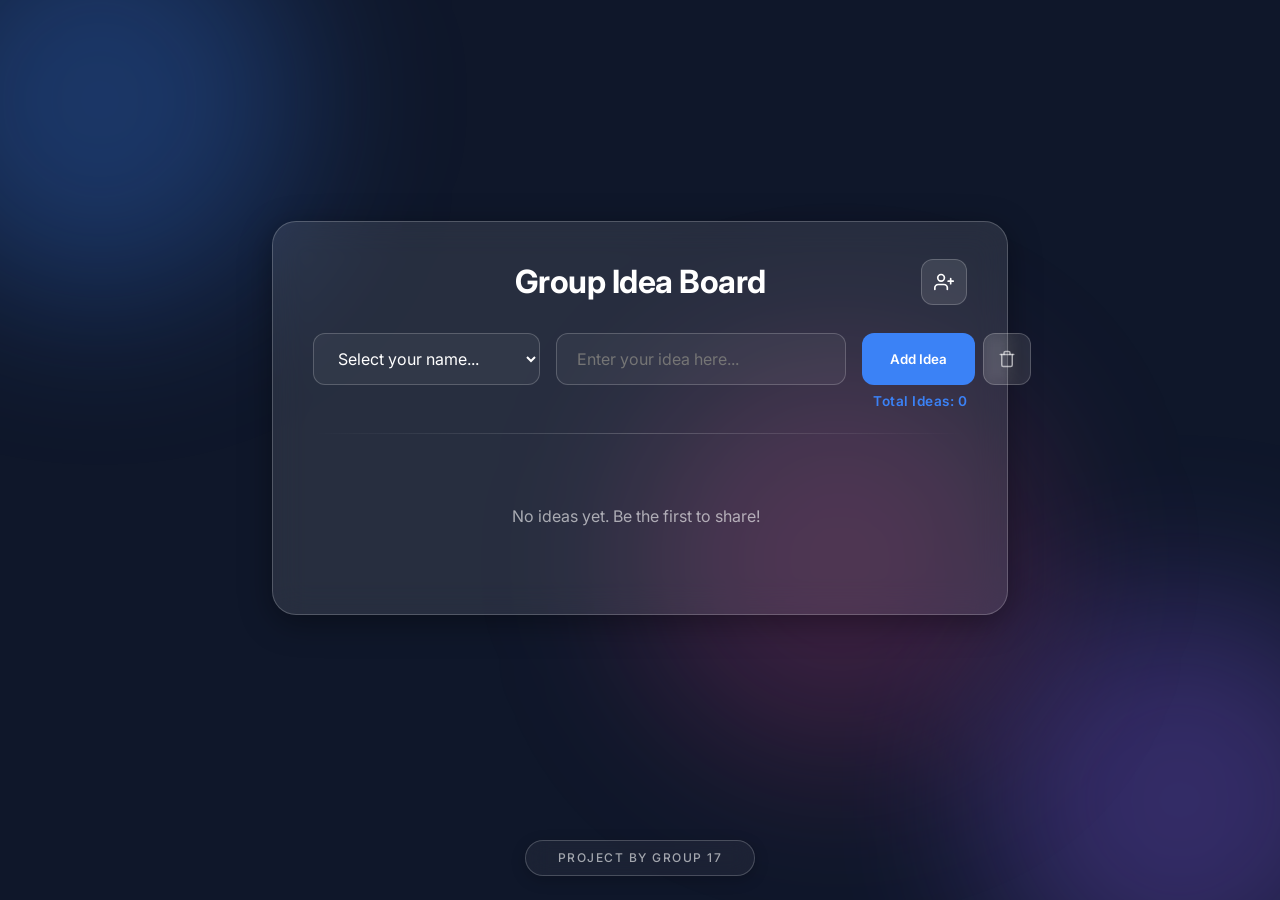
<file: index.html>
<!DOCTYPE html>
<html lang="en">
<head>
    <meta charset="UTF-8">
    <meta name="viewport" content="width=device-width, initial-scale=1.0">
    <title>Group Idea Board</title>
    <link rel="stylesheet" href="style.css">
    <link rel="preconnect" href="https://fonts.googleapis.com">
    <link rel="preconnect" href="https://fonts.gstatic.com" crossorigin>
    <link href="https://fonts.googleapis.com/css2?family=Inter:wght@300;400;600;700&display=swap" rel="stylesheet">
</head>
<body>
    <div class="background-blobs">
        <div class="blob blob-1"></div>
        <div class="blob blob-2"></div>
        <div class="blob blob-3"></div>
        <div class="bubbles">
            <div class="bubble"></div>
            <div class="bubble"></div>
            <div class="bubble"></div>
            <div class="bubble"></div>
            <div class="bubble"></div>
            <div class="bubble"></div>
            <div class="bubble"></div>
            <div class="bubble"></div>
        </div>
    </div>

    <main class="container">
        <div class="glass-card">
            <header class="header">
                <h1>Group Idea Board</h1>
                <button id="manage-members-btn" title="Manage Group Members">
                    <svg viewBox="0 0 24 24" width="20" height="20" fill="none" stroke="currentColor" stroke-width="2" stroke-linecap="round" stroke-linejoin="round"><path d="M16 21v-2a4 4 0 0 0-4-4H5a4 4 0 0 0-4 4v2"></path><circle cx="8.5" cy="7" r="4"></circle><line x1="20" y1="8" x2="20" y2="14"></line><line x1="17" y1="11" x2="23" y2="11"></line></svg>
                </button>
            </header>

            <section class="input-section">
                <div class="input-row">
                    <select id="member-select" class="glass-input">
                        <option value="" disabled selected>Select your name...</option>
                    </select>
                    <input type="text" id="idea-input" placeholder="Enter your idea here..." class="glass-input">
                    <div class="button-group">
                        <button id="add-idea-btn" class="primary-btn">Add Idea</button>
                        <button id="clear-input-btn" class="glass-btn secondary" title="Clear Inputs">
                            <svg viewBox="0 0 24 24" width="18" height="18" fill="none" stroke="currentColor" stroke-width="2" stroke-linecap="round" stroke-linejoin="round"><polyline points="3 6 5 6 21 6"></polyline><path d="M19 6v14a2 2 0 0 1-2 2H7a2 2 0 0 1-2-2V6m3 0V4a2 2 0 0 1 2-2h4a2 2 0 0 1 2 2v2"></path></svg>
                        </button>
                    </div>
                </div>
            </section>

            <div class="stats-section">
                <span id="total-ideas-counter">Total Ideas: 0</span>
            </div>

            <hr class="divider">

            <section class="content-area">
                <ul id="idea-list">
                    <!-- Ideas will be injected here -->
                    <li class="empty-state">No ideas yet. Be the first to share!</li>
                </ul>
            </section>
        </div>
    </main>

    <!-- Member Management Modal -->
    <div id="member-modal" class="modal">
        <div class="modal-content glass-card">
            <div class="modal-header">
                <h2>Manage Members</h2>
                <button id="close-modal">&times;</button>
            </div>
            <div class="member-add-row">
                <input type="text" id="new-member-input" placeholder="New member name..." class="glass-input">
                <button id="save-member-btn" class="primary-btn">Add Member</button>
            </div>
            <ul id="modal-member-list"></ul>
        </div>
    </div>

    <footer class="footer">
        <div class="glass-footer">
            <p>Project by Group 17</p>
        </div>
    </footer>

    <script src="script.js"></script>
</body>
</html>
</file>
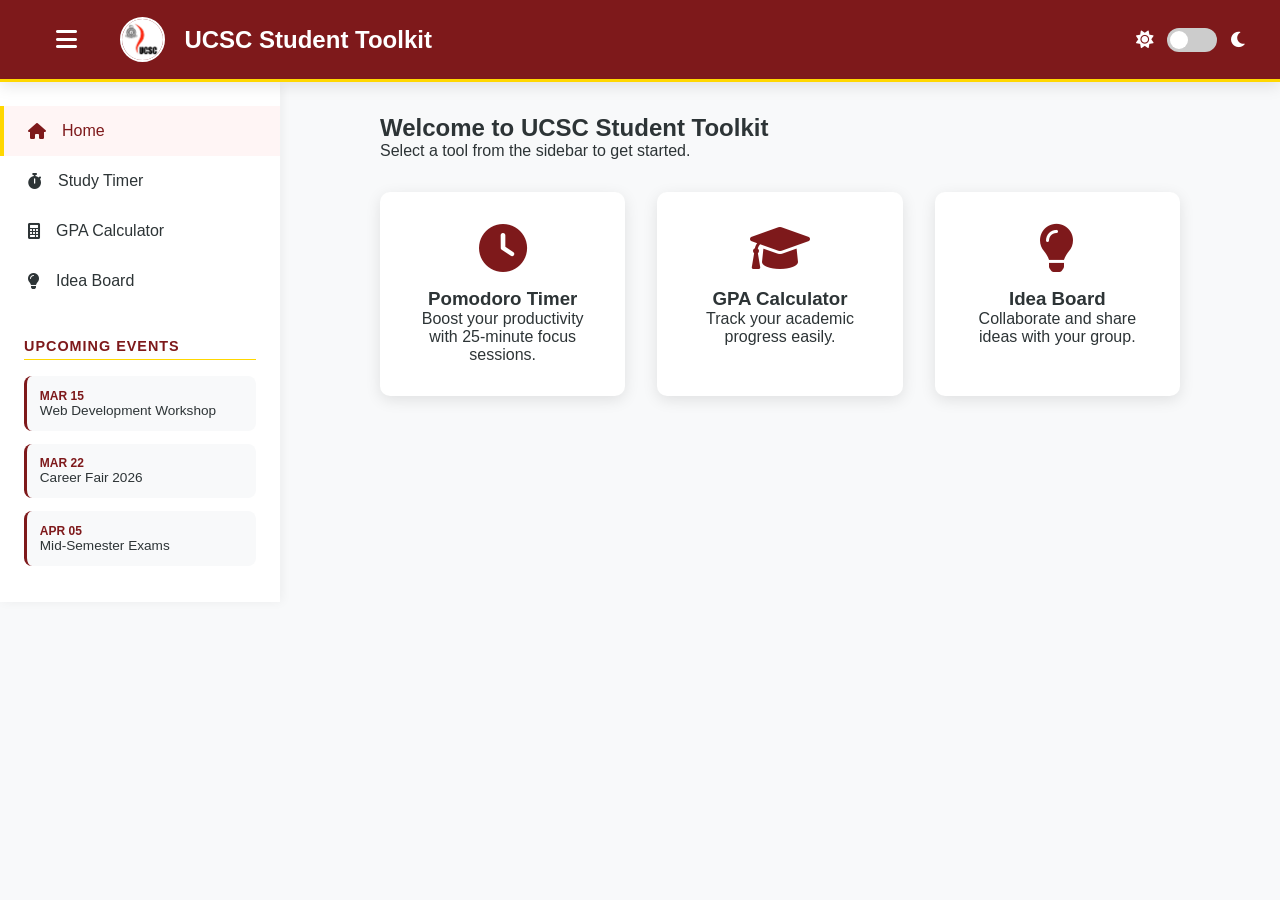
<file: toolkit/index.html>
<!DOCTYPE html>
<html lang="en">
<head>
    <meta charset="UTF-8">
    <meta name="viewport" content="width=device-width, initial-scale=1.0">
    <title>UCSC Student Toolkit</title>
    <link rel="stylesheet" href="style.css">
    <link rel="stylesheet" href="https://cdnjs.cloudflare.com/ajax/libs/font-awesome/6.0.0/css/all.min.css">
</head>
<body class="light-mode">
    <nav class="navbar">
        <div class="nav-left">
            <button id="sidebar-toggle"><i class="fas fa-bars"></i></button>
            <div class="logo-placeholder">
                <img src="ucsc-logo.jpg" alt="UCSC Logo">
            </div>
            <h1>UCSC Student Toolkit</h1>
        </div>
        <div class="nav-right">
            <div class="dark-mode-container">
                <i class="fas fa-sun"></i>
                <label class="switch">
                    <input type="checkbox" id="dark-mode-toggle">
                    <span class="slider round"></span>
                </label>
                <i class="fas fa-moon"></i>
            </div>
        </div>
    </nav>

    <div class="container">
        <aside class="sidebar" id="sidebar">
            <ul>
                <li class="active" data-section="home"><i class="fas fa-home"></i> Home</li>
                <li data-section="timer"><i class="fas fa-stopwatch"></i> Study Timer</li>
                <li data-section="gpa"><i class="fas fa-calculator"></i> GPA Calculator</li>
                <li data-section="ideas"><i class="fas fa-lightbulb"></i> Idea Board</li>
            </ul>

            <div class="events-section">
                <h4>Upcoming Events</h4>
                <div class="event-item">
                    <span class="event-date">MAR 15</span>
                    <p>Web Development Workshop</p>
                </div>
                <div class="event-item">
                    <span class="event-date">MAR 22</span>
                    <p>Career Fair 2026</p>
                </div>
                <div class="event-item">
                    <span class="event-date">APR 05</span>
                    <p>Mid-Semester Exams</p>
                </div>
            </div>
        </aside>

        <main class="content">
            <!-- Home Section -->
            <section id="home-section" class="section fade-in">
                <h2>Welcome to UCSC Student Toolkit</h2>
                <p>Select a tool from the sidebar to get started.</p>
                <div class="welcome-cards">
                    <div class="card" onclick="document.querySelector('[data-section=\'timer\']').click()">
                        <i class="fas fa-clock"></i>
                        <h3>Pomodoro Timer</h3>
                        <p>Boost your productivity with 25-minute focus sessions.</p>
                    </div>
                    <div class="card" onclick="document.querySelector('[data-section=\'gpa\']').click()">
                        <i class="fas fa-graduation-cap"></i>
                        <h3>GPA Calculator</h3>
                        <p>Track your academic progress easily.</p>
                    </div>
                    <div class="card" onclick="document.querySelector('[data-section=\'ideas\']').click()">
                        <i class="fas fa-lightbulb"></i>
                        <h3>Idea Board</h3>
                        <p>Collaborate and share ideas with your group.</p>
                    </div>
                </div>
            </section>

            <!-- Timer Section -->
            <section id="timer-section" class="section hidden">
                <h2>Pomodoro Study Timer</h2>
                <div class="timer-display">
                    <span id="minutes">25</span>:<span id="seconds">00</span>
                </div>
                <div class="timer-controls">
                    <button id="start-timer" class="btn-primary">Start</button>
                    <button id="stop-timer" class="btn-danger">Stop</button>
                    <button id="reset-timer" class="btn-secondary">Reset</button>
                </div>
            </section>

            <!-- GPA Section -->
            <section id="gpa-section" class="section hidden">
                <h2>GPA Calculator</h2>
                <div class="gpa-container">
                    <table id="gpa-table">
                        <thead>
                            <tr>
                                <th>Course Name (Optional)</th>
                                <th>Credits</th>
                                <th>Grade</th>
                                <th></th>
                            </tr>
                        </thead>
                        <tbody id="course-list">
                            <tr>
                                <td><input type="text" placeholder="e.g. CS101"></td>
                                <td><input type="number" class="credits" placeholder="Credits" min="0" step="0.5"></td>
                                <td>
                                    <select class="grade">
                                        <option value="4.0">A / A+</option>
                                        <option value="3.7">A-</option>
                                        <option value="3.3">B+</option>
                                        <option value="3.0">B</option>
                                        <option value="2.7">B-</option>
                                        <option value="2.3">C+</option>
                                        <option value="2.0">C</option>
                                        <option value="1.7">C-</option>
                                        <option value="1.3">D+</option>
                                        <option value="1.0">D</option>
                                        <option value="0.0">F</option>
                                    </select>
                                </td>
                                <td><button class="remove-row"><i class="fas fa-trash"></i></button></td>
                            </tr>
                        </tbody>
                    </table>
                    <button id="add-course" class="btn-secondary">+ Add Course</button>
                    <div class="gpa-result">
                        <button id="calculate-gpa" class="btn-primary">Calculate GPA</button>
                        <div class="result-display">
                            Overall GPA: <span id="gpa-value">0.00</span>
                        </div>
                    </div>
                </div>
            </section>

            <!-- Idea Board Section -->
            <section id="ideas-section" class="section hidden">
                <div class="idea-board-header">
                    <h2>Group Idea Board</h2>
                    <button id="manage-members-btn" class="btn-secondary" title="Manage Group Members">
                        <i class="fas fa-users-cog"></i>
                    </button>
                </div>
                
                <div class="idea-input-container">
                    <div class="input-row">
                        <select id="member-select">
                            <option value="" disabled selected>Select your name...</option>
                        </select>
                        <div class="input-wrapper">
                            <input type="text" id="idea-input" placeholder="Enter your idea here...">
                            <div class="word-info">
                                <span id="word-limit-warning" class="warning-text hidden">Exceeding word limit!</span>
                                <span id="word-count">50 words remaining</span>
                            </div>
                        </div>
                        <div class="button-group">
                            <button id="add-idea-btn" class="btn-primary">Add Idea</button>
                            <button id="clear-input-btn" class="btn-danger" title="Clear Inputs">
                                <i class="fas fa-eraser"></i>
                            </button>
                        </div>
                    </div>
                    <div class="stats-section">
                        <span id="total-ideas-counter">Total Ideas: 0</span>
                    </div>
                </div>

                <div class="content-area">
                    <ul id="idea-list">
                        <li class="empty-state">No ideas yet. Be the first to share!</li>
                    </ul>
                </div>
            </section>
        </main>
    </div>

    <!-- Member Management Modal -->
    <div id="member-modal" class="modal">
        <div class="modal-content">
            <div class="modal-header">
                <h3>Manage Members</h3>
                <button id="close-modal" class="close-btn">&times;</button>
            </div>
            <div class="member-add-row">
                <input type="text" id="new-member-input" placeholder="New member name...">
                <button id="save-member-btn" class="btn-primary">Add</button>
            </div>
            <ul id="modal-member-list"></ul>
        </div>
    </div>

    <audio id="bell-sound" src="https://assets.mixkit.co/active_storage/sfx/2869/2869-preview.mp3"></audio>
    <script src="script.js"></script>
</body>
</html>
</file>
<file: style.css>
:root {
    --glass-bg: rgba(255, 255, 255, 0.1);
    --glass-border: rgba(255, 255, 255, 0.2);
    --accent-blue: #3b82f6;
    --accent-blue-hover: #2563eb;
    --text-primary: #ffffff;
    --text-muted: rgba(255, 255, 255, 0.6);
    --shadow-main: 0 8px 32px 0 rgba(0, 0, 0, 0.37);
}

* {
    box-sizing: border-box;
    margin: 0;
    padding: 0;
    font-family: 'Inter', sans-serif;
}

body {
    background: #0f172a;
    color: var(--text-primary);
    min-height: 100vh;
    display: flex;
    justify-content: center;
    align-items: center;
    overflow-x: hidden;
}

/* Background Blobs for Liquid Feel */
.background-blobs {
    position: fixed;
    top: 0;
    left: 0;
    width: 100%;
    height: 100%;
    z-index: -1;
    overflow: hidden;
}

.blob {
    position: absolute;
    width: 400px;
    height: 400px;
    background: linear-gradient(180deg, rgba(59, 130, 246, 0.4) 0%, rgba(37, 99, 235, 0.2) 100%);
    border-radius: 50%;
    filter: blur(80px);
    animation: float 20s infinite alternate;
}

.blob-1 { top: -100px; left: -100px; background: rgba(59, 130, 246, 0.3); }
.blob-2 { bottom: -100px; right: -100px; background: rgba(139, 92, 246, 0.3); animation-delay: -5s; }
.blob-3 { top: 40%; left: 50%; background: rgba(236, 72, 153, 0.2); animation-delay: -10s; }

/* Rising Bubbles Effect */
.bubbles {
    position: absolute;
    width: 100%;
    height: 100%;
    z-index: 0;
    overflow: hidden;
    top: 0;
    left: 0;
}

.bubble {
    position: absolute;
    bottom: -100px;
    width: 40px;
    height: 40px;
    background: rgba(255, 255, 255, 0.1);
    border-radius: 50%;
    opacity: 0.5;
    animation: rise 15s infinite ease-in;
}

.bubble:nth-child(1) { width: 40px; height: 40px; left: 10%; animation-duration: 8s; }
.bubble:nth-child(2) { width: 20px; height: 20px; left: 20%; animation-duration: 5s; animation-delay: 1s; }
.bubble:nth-child(3) { width: 50px; height: 50px; left: 35%; animation-duration: 10s; animation-delay: 2s; }
.bubble:nth-child(4) { width: 80px; height: 80px; left: 50%; animation-duration: 12s; animation-delay: 4s; }
.bubble:nth-child(5) { width: 35px; height: 35px; left: 55%; animation-duration: 6s; animation-delay: 1s; }
.bubble:nth-child(6) { width: 45px; height: 45px; left: 65%; animation-duration: 8s; animation-delay: 3s; }
.bubble:nth-child(7) { width: 90px; height: 90px; left: 70%; animation-duration: 15s; animation-delay: 2s; }
.bubble:nth-child(8) { width: 25px; height: 25px; left: 80%; animation-duration: 7s; animation-delay: 5s; }

@keyframes rise {
    0% { bottom: -100px; transform: translateX(0); }
    50% { transform: translateX(100px); }
    100% { bottom: 1080px; transform: translateX(-200px); }
}

@keyframes float {
    0% { transform: translate(0, 0) scale(1); }
    100% { transform: translate(50px, 100px) scale(1.1); }
}

.container {
    width: 90%;
    max-width: 800px;
    padding: 2rem;
    position: relative;
    z-index: 1;
    margin-bottom: 4rem;
}

.glass-card {
    background: var(--glass-bg);
    backdrop-filter: blur(16px);
    -webkit-backdrop-filter: blur(16px);
    border: 1px solid var(--glass-border);
    border-radius: 24px;
    box-shadow: var(--shadow-main);
    padding: 2.5rem;
    width: 100%;
}

.header {
    display: flex;
    justify-content: space-between;
    align-items: center;
    margin-bottom: 2rem;
}

.header h1 {
    font-size: 2rem;
    font-weight: 700;
    letter-spacing: -0.5px;
    text-align: center;
    width: 100%;
}

#manage-members-btn {
    background: var(--glass-bg);
    border: 1px solid var(--glass-border);
    color: white;
    padding: 0.75rem;
    border-radius: 12px;
    cursor: pointer;
    transition: all 0.2s ease;
    display: flex;
    align-items: center;
    justify-content: center;
    position: absolute;
    right: 2.5rem;
}

#manage-members-btn:hover {
    background: var(--glass-border);
    transform: translateY(-2px);
}

.input-row {
    display: grid;
    grid-template-columns: 1fr 2fr auto;
    gap: 1rem;
    margin-bottom: 0.5rem;
}

.button-group {
    display: flex;
    gap: 0.5rem;
}

.glass-input {
    background: rgba(255, 255, 255, 0.05);
    border: 1px solid var(--glass-border);
    border-radius: 12px;
    padding: 0.875rem 1.25rem;
    color: white;
    font-size: 1rem;
    outline: none;
    transition: all 0.2s ease;
}

.glass-input:focus {
    background: rgba(255, 255, 255, 0.1);
    border-color: var(--accent-blue);
    box-shadow: 0 0 0 4px rgba(59, 130, 246, 0.2);
}

.glass-input option {
    background: #1e293b;
    color: white;
}

.primary-btn {
    background: var(--accent-blue);
    color: white;
    border: none;
    border-radius: 12px;
    padding: 0.875rem 1.75rem;
    font-weight: 600;
    cursor: pointer;
    transition: all 0.2s ease;
    white-space: nowrap;
}

.primary-btn:hover {
    background: var(--accent-blue-hover);
    transform: translateY(-2px);
    box-shadow: 0 4px 12px rgba(59, 130, 246, 0.3);
}

.glass-btn {
    background: var(--glass-bg);
    border: 1px solid var(--glass-border);
    backdrop-filter: blur(8px);
    color: white;
    padding: 0.875rem;
    border-radius: 12px;
    cursor: pointer;
    transition: all 0.2s ease;
    display: flex;
    align-items: center;
    justify-content: center;
}

.glass-btn:hover {
    background: var(--glass-border);
    transform: translateY(-2px);
}

.glass-btn.secondary {
    color: var(--text-muted);
}

.glass-btn.secondary:hover {
    color: #ef4444;
}

.stats-section {
    margin-bottom: 1.5rem;
    text-align: right;
    font-size: 0.85rem;
    color: var(--accent-blue);
    font-weight: 600;
    letter-spacing: 0.5px;
}

.divider {
    border: none;
    height: 1px;
    background: linear-gradient(90deg, transparent, var(--glass-border), transparent);
    margin: 1.5rem 0;
}

#idea-list {
    list-style: none;
    max-height: 400px;
    overflow-y: auto;
    padding-right: 0.5rem;
}

#idea-list::-webkit-scrollbar {
    width: 6px;
}

#idea-list::-webkit-scrollbar-thumb {
    background: var(--glass-border);
    border-radius: 10px;
}

.idea-item {
    background: rgba(255, 255, 255, 0.03);
    border: 1px solid var(--glass-border);
    border-radius: 16px;
    padding: 1.25rem;
    margin-bottom: 1rem;
    display: flex;
    flex-direction: column;
    gap: 0.5rem;
    animation: fadeIn 0.3s ease forwards;
}

.idea-header {
    display: flex;
    justify-content: space-between;
    align-items: center;
}

.delete-idea-btn {
    background: none;
    border: none;
    color: var(--text-muted);
    cursor: pointer;
    padding: 4px;
    border-radius: 4px;
    transition: all 0.2s ease;
    display: flex;
    align-items: center;
    justify-content: center;
}

.delete-idea-btn:hover {
    color: #ef4444;
    background: rgba(239, 68, 68, 0.1);
}

@keyframes fadeIn {
    from { opacity: 0; transform: translateY(10px); }
    to { opacity: 1; transform: translateY(0); }
}

.idea-user {
    font-size: 0.8rem;
    font-weight: 600;
    color: var(--accent-blue);
    text-transform: uppercase;
    letter-spacing: 0.5px;
}

.idea-text {
    font-size: 1rem;
    line-height: 1.5;
}

.empty-state {
    text-align: center;
    color: var(--text-muted);
    padding: 3rem 0;
}

/* Footer Styling */
.footer {
    position: fixed;
    bottom: 1.5rem;
    width: 100%;
    display: flex;
    justify-content: center;
    pointer-events: none;
    z-index: 10;
}

.glass-footer {
    background: rgba(255, 255, 255, 0.05);
    backdrop-filter: blur(12px);
    border: 1px solid var(--glass-border);
    padding: 0.6rem 2rem;
    border-radius: 50px;
    pointer-events: auto;
    box-shadow: 0 4px 15px rgba(0, 0, 0, 0.2);
}

.glass-footer p {
    font-size: 0.75rem;
    color: var(--text-muted);
    font-weight: 500;
    letter-spacing: 1.5px;
    text-transform: uppercase;
}

/* Modal Styling */
.modal {
    display: none;
    position: fixed;
    top: 0;
    left: 0;
    width: 100%;
    height: 100%;
    background: rgba(0, 0, 0, 0.6);
    backdrop-filter: blur(4px);
    z-index: 100;
    justify-content: center;
    align-items: center;
}

.modal-content {
    max-width: 500px;
}

.modal-header {
    display: flex;
    justify-content: space-between;
    align-items: center;
    margin-bottom: 1.5rem;
}

#close-modal {
    background: none;
    border: none;
    color: white;
    font-size: 2rem;
    cursor: pointer;
    line-height: 1;
}

.member-add-row {
    display: flex;
    gap: 1rem;
    margin-bottom: 1.5rem;
}

#modal-member-list {
    list-style: none;
}

.member-item {
    display: flex;
    justify-content: space-between;
    align-items: center;
    padding: 0.75rem 1rem;
    background: rgba(255, 255, 255, 0.05);
    border-radius: 8px;
    margin-bottom: 0.5rem;
}

.delete-member {
    background: rgba(239, 68, 68, 0.1);
    color: #ef4444;
    border: 1px solid rgba(239, 68, 68, 0.2);
    padding: 4px 8px;
    border-radius: 6px;
    cursor: pointer;
    font-size: 0.75rem;
}

@media (max-width: 600px) {
    .input-row {
        grid-template-columns: 1fr;
    }
    
    .button-group {
        width: 100%;
    }
    
    .primary-btn {
        flex: 1;
    }
    
    .header h1 {
        font-size: 1.5rem;
    }
    
    .footer {
        bottom: 1rem;
    }
}
</file>
<file: toolkit/style.css>
:root {
    --ucsc-maroon: #7E191B;
    --ucsc-gold: #FFD700;
    --bg-color: #f8f9fa;
    --text-color: #2d3436;
    --navbar-bg: var(--ucsc-maroon);
    --navbar-text: #fff;
    --sidebar-bg: #fff;
    --sidebar-text: #2d3436;
    --sidebar-hover: #fff5f5;
    --card-bg: #fff;
    --accent-color: var(--ucsc-maroon);
    --secondary-accent: var(--ucsc-gold);
    --secondary-color: #636e72;
    --danger-color: #d63031;
    --shadow: 0 4px 15px rgba(0,0,0,0.1);
    --glow-shadow: 0 0 15px rgba(255, 215, 0, 0.6);
}

.dark-mode {
    --bg-color: #1a1a1a;
    --text-color: #f1f1f1;
    --navbar-bg: #000;
    --navbar-text: var(--ucsc-gold);
    --sidebar-bg: #222;
    --sidebar-text: #f1f1f1;
    --sidebar-hover: #333;
    --card-bg: #2d2d2d;
    --shadow: 0 4px 20px rgba(0,0,0,0.5);
}

@keyframes fadeIn {
    from { opacity: 0; transform: translateY(10px); }
    to { opacity: 1; transform: translateY(0); }
}

.fade-in {
    animation: fadeIn 0.6s ease-out forwards;
}

* {
    box-sizing: border-box;
    margin: 0;
    padding: 0;
    font-family: 'Poppins', 'Segoe UI', sans-serif;
    transition: all 0.3s ease;
}

body {
    background-color: var(--bg-color);
    color: var(--text-color);
    display: flex;
    flex-direction: column;
    min-height: 100vh;
}

/* Navbar */
.navbar {
    background-color: var(--navbar-bg);
    color: var(--navbar-text);
    padding: 0.8rem 2rem;
    display: flex;
    justify-content: space-between;
    align-items: center;
    position: sticky;
    top: 0;
    z-index: 1000;
    box-shadow: var(--shadow);
    border-bottom: 3px solid var(--ucsc-gold);
}

.nav-left {
    display: flex;
    align-items: center;
    gap: 1.2rem;
}

.logo-placeholder {
    width: 45px;
    height: 45px;
    background-color: var(--ucsc-gold);
    border-radius: 50%;
    display: flex;
    align-items: center;
    justify-content: center;
    border: 2px solid white;
    overflow: hidden;
}

.logo-placeholder img {
    width: 100%;
    height: 100%;
    object-fit: cover;
}

#sidebar-toggle {
    background: none;
    border: none;
    color: white;
    font-size: 1.5rem;
    cursor: pointer;
}

.nav-right {
    display: flex;
    align-items: center;
}

.dark-mode-container {
    display: flex;
    align-items: center;
    gap: 0.8rem;
}

.dark-mode-container i {
    font-size: 1.1rem;
}

/* Toggle Switch */
.switch {
    position: relative;
    display: inline-block;
    width: 50px;
    height: 24px;
}

.switch input {
    opacity: 0;
    width: 0;
    height: 0;
}

.slider {
    position: absolute;
    cursor: pointer;
    top: 0;
    left: 0;
    right: 0;
    bottom: 0;
    background-color: #ccc;
    transition: .4s;
}

.slider:before {
    position: absolute;
    content: "";
    height: 18px;
    width: 18px;
    left: 3px;
    bottom: 3px;
    background-color: white;
    transition: .4s;
}

input:checked + .slider {
    background-color: var(--ucsc-gold);
}

input:focus + .slider {
    box-shadow: 0 0 1px var(--ucsc-gold);
}

input:checked + .slider:before {
    transform: translateX(26px);
}

.slider.round {
    border-radius: 34px;
}

.slider.round:before {
    border-radius: 50%;
}

/* Sidebar & Upcoming Events */
.container {
    display: flex;
    flex: 1;
    align-items: flex-start;
}

.sidebar {
    width: 280px;
    background-color: var(--sidebar-bg);
    color: var(--sidebar-text);
    padding: 1.5rem 0;
    box-shadow: 2px 0 10px rgba(0,0,0,0.05);
    display: flex;
    flex-direction: column;
    min-height: 100%;
}

.sidebar ul {
    list-style: none;
    margin-bottom: 2rem;
}

.sidebar li {
    padding: 1rem 1.5rem;
    cursor: pointer;
    display: flex;
    align-items: center;
    gap: 1rem;
    font-weight: 500;
    border-left: 4px solid transparent;
}

.sidebar li:hover, .sidebar li.active {
    background-color: var(--sidebar-hover);
    color: var(--ucsc-maroon);
    border-left: 4px solid var(--ucsc-gold);
}

.events-section {
    padding: 0 1.5rem;
}

.events-section h4 {
    color: var(--ucsc-maroon);
    font-size: 0.9rem;
    text-transform: uppercase;
    letter-spacing: 1px;
    margin-bottom: 1rem;
    border-bottom: 1px solid var(--ucsc-gold);
    padding-bottom: 5px;
}

.event-item {
    background: var(--bg-color);
    padding: 0.8rem;
    border-radius: 8px;
    margin-bottom: 0.8rem;
    cursor: pointer;
    font-size: 0.85rem;
    border-left: 3px solid var(--ucsc-maroon);
}

.event-item:hover {
    transform: scale(1.05);
    box-shadow: var(--glow-shadow);
    border-left: 3px solid var(--ucsc-gold);
    background: white;
}

.event-date {
    display: block;
    font-weight: bold;
    color: var(--ucsc-maroon);
    font-size: 0.75rem;
}

/* Content Area */
.content {
    flex: 1;
    padding: 2rem;
}

.section {
    max-width: 800px;
    margin: 0 auto;
}

.hidden {
    display: none;
}

/* Cards (Home) */
.welcome-cards {
    display: flex;
    gap: 2rem;
    margin-top: 2rem;
}

.card {
    background-color: var(--card-bg);
    padding: 2rem;
    border-radius: 10px;
    box-shadow: var(--shadow);
    flex: 1;
    text-align: center;
    cursor: pointer;
    transition: transform 0.3s;
}

.card:hover {
    transform: translateY(-5px);
}

.card i {
    font-size: 3rem;
    color: var(--accent-color);
    margin-bottom: 1rem;
}

/* Timer Styles */
.timer-display {
    font-size: 6rem;
    font-weight: bold;
    text-align: center;
    margin: 3rem 0;
    background: var(--card-bg);
    padding: 2rem;
    border-radius: 15px;
    box-shadow: var(--shadow);
}

.timer-controls {
    display: flex;
    justify-content: center;
    gap: 1rem;
}

/* GPA Calculator Styles */
.gpa-container {
    background: var(--card-bg);
    padding: 2rem;
    border-radius: 15px;
    box-shadow: var(--shadow);
}

#gpa-table {
    width: 100%;
    border-collapse: collapse;
    margin-bottom: 1rem;
}

#gpa-table th, #gpa-table td {
    padding: 0.8rem;
    text-align: left;
}

input, select {
    width: 100%;
    padding: 0.5rem;
    border: 1px solid #ccc;
    border-radius: 4px;
    background-color: var(--bg-color);
    color: var(--text-color);
}

.gpa-result {
    margin-top: 2rem;
    display: flex;
    align-items: center;
    gap: 2rem;
}

.result-display {
    font-size: 1.5rem;
    font-weight: bold;
}

#gpa-value {
    color: var(--accent-color);
}

/* Buttons */
button {
    padding: 0.8rem 1.5rem;
    border: none;
    border-radius: 5px;
    cursor: pointer;
    font-weight: bold;
    transition: opacity 0.2s;
}

button:hover {
    opacity: 0.8;
}

button:disabled {
    background-color: #ccc !important;
    cursor: not-allowed;
    opacity: 0.6;
}

.btn-primary { background-color: var(--accent-color); color: white; }
.btn-danger { background-color: var(--danger-color); color: white; }
.btn-secondary { background-color: var(--secondary-color); color: white; }
.remove-row { background-color: transparent; color: var(--danger-color); font-size: 1.2rem; }

/* Responsive Adjustments */
@media (max-width: 1024px) {
    .sidebar {
        width: 240px;
    }
}

@media (max-width: 768px) {
    .navbar {
        padding: 0.8rem 1rem;
    }
    
    .navbar h1 {
        font-size: 1.2rem;
    }

    .container {
        flex-direction: column;
        position: relative;
    }

    .sidebar {
        position: fixed;
        left: 0;
        top: 60px; /* Navbar height approx */
        width: 280px;
        height: calc(100vh - 60px);
        z-index: 999;
        transform: translateX(0);
        transition: transform 0.3s ease;
    }

    .sidebar.collapsed {
        transform: translateX(-100%);
    }

    .content {
        padding: 1.5rem 1rem;
        width: 100%;
    }

    .welcome-cards {
        flex-direction: column;
        gap: 1rem;
    }

    .timer-display {
        font-size: 4rem;
        padding: 1.5rem;
    }

    .idea-input-container .input-row {
        grid-template-columns: 1fr;
        gap: 1rem;
    }

    .idea-input-container .button-group {
        justify-content: flex-end;
    }

    .gpa-container {
        padding: 1rem;
        overflow-x: auto;
    }

    #gpa-table {
        min-width: 450px;
    }

    .word-info {
        position: static;
        margin-top: 5px;
        justify-content: space-between;
    }
}

@media (max-width: 480px) {
    .timer-display {
        font-size: 3rem;
    }

    .timer-controls {
        flex-wrap: wrap;
    }

    .timer-controls button {
        flex: 1;
        min-width: 100px;
    }

    .navbar h1 {
        display: none; /* Hide text on very small screens to save space */
    }
}

/* Idea Board Section Styles */
.idea-board-header {
    display: flex;
    justify-content: space-between;
    align-items: center;
    margin-bottom: 2rem;
}

.idea-input-container {
    background: var(--card-bg);
    padding: 2rem;
    border-radius: 15px;
    box-shadow: var(--shadow);
    margin-bottom: 2rem;
}

.idea-input-container .input-row {
    display: grid;
    grid-template-columns: 1fr 2fr auto;
    gap: 1rem;
    margin-bottom: 1rem;
}

.input-wrapper {
    position: relative;
    width: 100%;
}

.word-info {
    position: absolute;
    right: 0;
    bottom: -22px;
    display: flex;
    gap: 10px;
    align-items: center;
}

#word-count {
    font-size: 0.75rem;
    color: var(--secondary-color);
}

.warning-text {
    color: var(--danger-color);
    font-size: 0.75rem;
    font-weight: bold;
}

.hidden {
    display: none;
}

.word-limit-reached {
    color: var(--danger-color) !important;
    font-weight: bold;
}

.idea-input-container .button-group {
    display: flex;
    gap: 0.5rem;
}

.stats-section {
    text-align: right;
    font-size: 0.9rem;
    color: var(--accent-color);
    font-weight: bold;
}

#idea-list {
    list-style: none;
}

.idea-item {
    background: var(--card-bg);
    padding: 1.5rem;
    border-radius: 12px;
    margin-bottom: 1rem;
    box-shadow: var(--shadow);
    border-left: 5px solid var(--accent-color);
    animation: fadeIn 0.3s ease-out;
}

.idea-header {
    display: flex;
    justify-content: space-between;
    align-items: center;
    margin-bottom: 0.5rem;
}

.idea-user {
    font-weight: bold;
    color: var(--accent-color);
    text-transform: uppercase;
    font-size: 0.8rem;
    letter-spacing: 1px;
}

.idea-text {
    line-height: 1.5;
}

.delete-idea-btn {
    background: none;
    border: none;
    color: var(--secondary-color);
    cursor: pointer;
    transition: color 0.2s;
}

.delete-idea-btn:hover {
    color: var(--danger-color);
}

.empty-state {
    text-align: center;
    padding: 3rem;
    color: var(--secondary-color);
    font-style: italic;
}

/* Modal Styles */
.modal {
    display: none;
    position: fixed;
    top: 0;
    left: 0;
    width: 100%;
    height: 100%;
    background: rgba(0, 0, 0, 0.7);
    z-index: 2000;
    justify-content: center;
    align-items: center;
    backdrop-filter: blur(5px);
}

.modal-content {
    background: var(--card-bg);
    padding: 2rem;
    border-radius: 15px;
    width: 90%;
    max-width: 500px;
    box-shadow: var(--shadow);
}

.modal-header {
    display: flex;
    justify-content: space-between;
    align-items: center;
    margin-bottom: 1.5rem;
}

.close-btn {
    background: none;
    border: none;
    font-size: 2rem;
    cursor: pointer;
    color: var(--text-color);
}

.member-add-row {
    display: flex;
    gap: 1rem;
    margin-bottom: 1.5rem;
}

#modal-member-list {
    list-style: none;
    max-height: 300px;
    overflow-y: auto;
}

.member-item {
    display: flex;
    justify-content: space-between;
    align-items: center;
    padding: 0.8rem;
    background: var(--bg-color);
    margin-bottom: 0.5rem;
    border-radius: 8px;
}

.delete-member {
    background: var(--danger-color);
    color: white;
    padding: 0.3rem 0.6rem;
    border-radius: 4px;
    font-size: 0.8rem;
}
</file>
